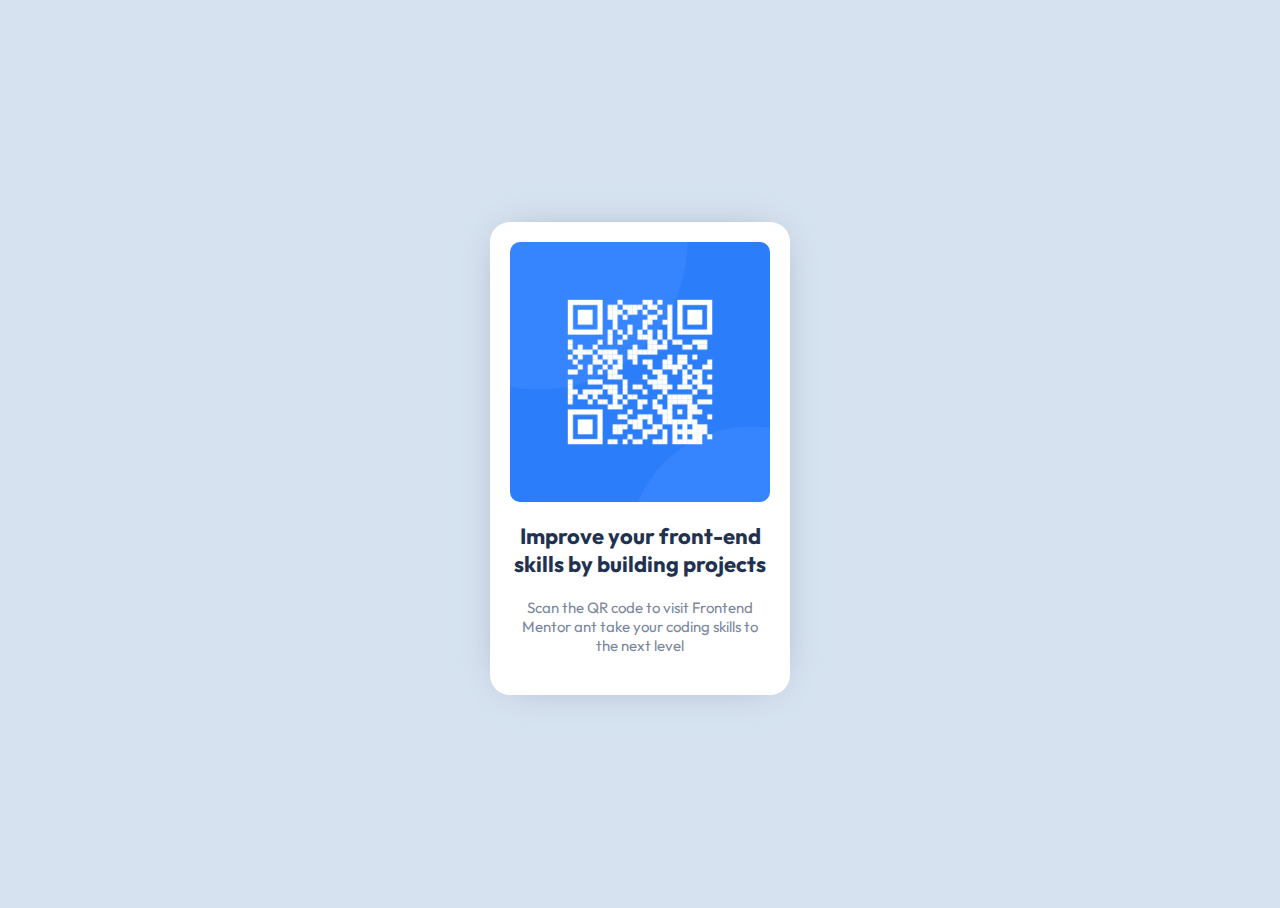
<file: index.html>
<!DOCTYPE html>
<html lang="en">
<head>
    <meta charset="UTF-8">
    <meta http-equiv="X-UA-Compatible" content="IE=edge">
    <meta name="viewport" content="width=device-width, initial-scale=1.0">

    <link rel="preconnect" href="https://fonts.googleapis.com">
    <link rel="preconnect" href="https://fonts.gstatic.com" crossorigin>
    <link href="https://fonts.googleapis.com/css2?family=Outfit:wght@400;700&display=swap" rel="stylesheet"> 

    <link rel="stylesheet" href="style.css">

    <title>Frontend Mentor | QR code component</title>

</head>
<body>
    <div class="cont-window ">
        <img class="img-window " src="./images/image-qr-code.png" alt="image-qr-code">
        <h3 class="title-window center">Improve your front-end skills by building projects</h3>
        <p class="text-window center">Scan the QR code to visit Frontend Mentor ant take your coding skills to the next level</p>
    </div>
    
</body>
</html>
</file>
<file: style.css>
:root {
    --Main-font: 'Outfit', sans-serif;
    --White: hsl(0, 0%, 100%);
    --Light-gray: hsl(212, 45%, 89%);
    --Grayis-blue: hsl(220, 15%, 55%);
    --Dark-blue: hsl(218, 44%, 22%);

}
html {
    box-sizing: border-box;
    font-size: 62.5%;
    height: 100%;
}
*, *:before, *:after {
    box-sizing: inherit;
}

body {
    height: 100%;
    display: grid;
    align-content: center;
    justify-content: center;
    
    font-family: var(--Main-font);
    font-size: 1.5rem;
    background-color: var(--Light-gray);
}


.cont-window{
    display: grid;
    gap: 2rem;
    border: 2rem;
    margin: auto;
    background-color: var(--White);
    padding: 2rem;
    width: 30rem;
    box-shadow: 0 0rem 4rem -2rem var(--Grayis-blue) ;
    border-radius: 2rem;

}

.img-window {
    width: 100%;
    height: 100%;
    border-radius: 1rem;
}



.center {
    margin:auto;
    text-align: center;
}

.title-window {
    color: var(--Dark-blue);
    font-size: 2.2rem;
    font-weight: 700;
}

.text-window {
    color: var(--Grayis-blue);
    font-weight: 400;
    font-size: 1.5rem;
    margin-bottom: 2rem;
}
</file>
